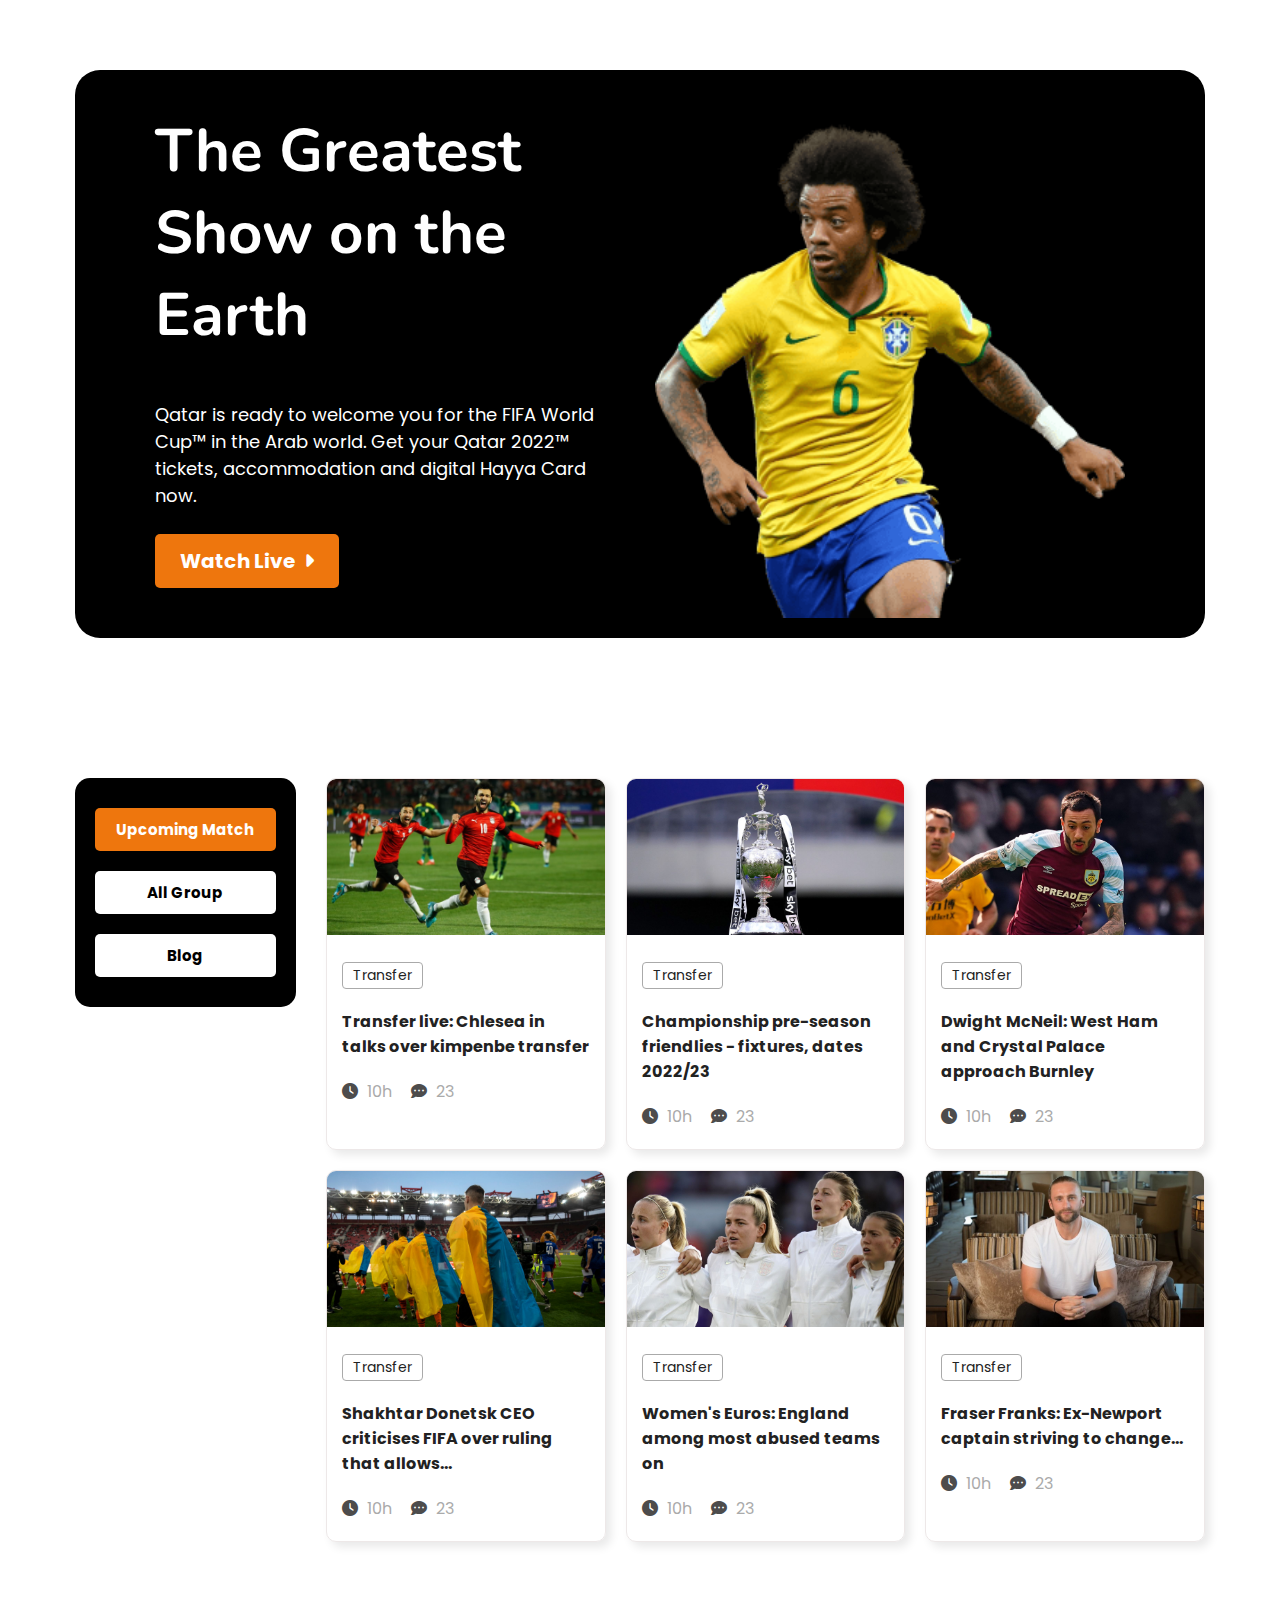
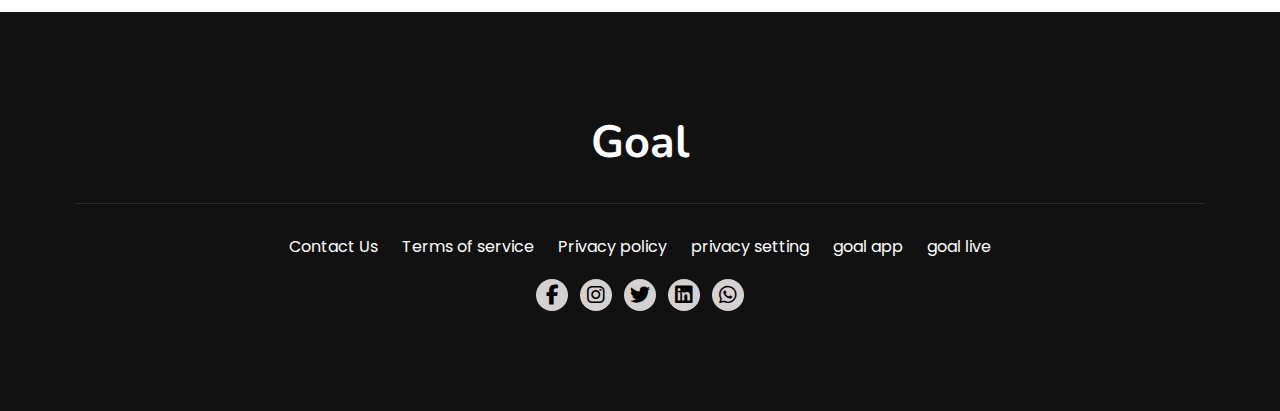
<file: index.html>
<!DOCTYPE html>
<html lang="en">

<head>
    <meta charset="UTF-8">
    <meta http-equiv="X-UA-Compatible" content="IE=edge">
    <meta name="viewport" content="width=device-width, initial-scale=1.0">
    <title>World cup</title>

    <!-- google font  -->
    <link rel="preconnect" href="https://fonts.googleapis.com">
    <link rel="preconnect" href="https://fonts.gstatic.com" crossorigin>
    <link href="https://fonts.googleapis.com/css2?family=Nunito:wght@800&family=Poppins:wght@400;500;600;700&display=swap"
        rel="stylesheet">
    <!-- font awesome cdn  -->
    <link rel="stylesheet" href="https://cdnjs.cloudflare.com/ajax/libs/font-awesome/6.1.1/css/all.min.css">

    <link rel="stylesheet" href="style.css">
</head>

<body>

    <!-- hero section -->
    <section class="hero">
        <div class="container">
            <div class="hero_content">
                <h1 class="title">The Greatest Show on the Earth</h1>
                <p>Qatar is ready to welcome you for the FIFA World Cup™ in the Arab world. Get your Qatar 2022™
                    tickets, accommodation and digital Hayya Card now.</p>
                <a href="#" class="btn">Watch Live <i class="fa-solid fa-caret-right"></i></a>
            </div>

            <div class="hero_image">
                <img src="assets/Banner Image.png" alt="hero image">
            </div>
        </div>
    </section>

    <!-- hero section -->
    <section class="bloger">
        <div class="container">
            <div class="menu">
                <a href="#" class="active">Upcoming Match</a>
                <a href="#">All Group</a>
                <a href="#">Blog</a>
            </div>

            <div class="blog_content">
                <div class="blog">
                    <div class="thumbnail">
                        <img src="assets/Blog Image.png" alt="blog image">
                    </div>
                    <div class="info">
                        <a href="#" class="transfer_btn">Transfer</a>
                        <h4>Transfer live: Chlesea in talks over kimpenbe transfer</h4>
                        <span><i class="fa-solid fa-clock"></i> 10h</span>
                        <span><i class="fa-solid fa-comment-dots"></i> 23</span>
                    </div>
                </div>
                <div class="blog">
                    <div class="thumbnail">
                        <img src="assets/blog1.jpg" alt="blog image">
                    </div>
                    <div class="info">
                        <a href="#" class="transfer_btn">Transfer</a>
                        <h4>Championship pre-season friendlies - fixtures, dates 2022/23</h4>
                        <span><i class="fa-solid fa-clock"></i> 10h</span>
                        <span><i class="fa-solid fa-comment-dots"></i> 23</span>
                    </div>
                </div>
                <div class="blog">
                    <div class="thumbnail">
                        <img src="assets/b2.jpg" alt="blog image">
                    </div>
                    <div class="info">
                        <a href="#" class="transfer_btn">Transfer</a>
                        <h4>Dwight McNeil: West Ham and Crystal Palace approach Burnley</h4>
                        <span><i class="fa-solid fa-clock"></i> 10h</span>
                        <span><i class="fa-solid fa-comment-dots"></i> 23</span>
                    </div>
                </div>
                <div class="blog">
                    <div class="thumbnail">
                        <img src="assets/b3.jpg" alt="blog image">
                    </div>
                    <div class="info">
                        <a href="#" class="transfer_btn">Transfer</a>
                        <h4>Shakhtar Donetsk CEO criticises FIFA over ruling that allows...</h4>
                        <span><i class="fa-solid fa-clock"></i> 10h</span>
                        <span><i class="fa-solid fa-comment-dots"></i> 23</span>
                    </div>
                </div>
                <div class="blog">
                    <div class="thumbnail">
                        <img src="assets/b4.jpg" alt="blog image">
                    </div>
                    <div class="info">
                        <a href="#" class="transfer_btn">Transfer</a>
                        <h4>Women's Euros: England among most abused teams on</h4>
                        <span><i class="fa-solid fa-clock"></i> 10h</span>
                        <span><i class="fa-solid fa-comment-dots"></i> 23</span>
                    </div>
                </div>
                <div class="blog">
                    <div class="thumbnail">
                        <img src="assets/skysports-fraser-franks-alcohol-change-uk_5834095.jpg" alt="blog image">
                    </div>
                    <div class="info">
                        <a href="#" class="transfer_btn">Transfer</a>
                        <h4>Fraser Franks: Ex-Newport captain striving to change...</h4>
                        <span><i class="fa-solid fa-clock"></i> 10h</span>
                        <span><i class="fa-solid fa-comment-dots"></i> 23</span>
                    </div>
                </div>
            </div>

            <div class="view_btn">
                <button>View All</button>
            </div>
        </div>
    </section>



    <!-- footer section -->

    <footer>
        <div class="container">
            <div class="top">
                <h1 class="title">Goal</h1>
            </div>
            <div class="footer_menu">
                <a href="#">Contact Us</a>
                <a href="#">Terms of service</a>
                <a href="#">Privacy policy</a>
                <a href="#">privacy setting</a>
                <a href="#">goal app</a>
                <a href="#">goal live</a>
            </div>
            <div class="footer_icon">
                <a href="#"><i class="fa-brands fa-facebook-f"></i></a>
                <a href="#"><i class="fa-brands fa-instagram"></i></a>
                <a href="#"><i class="fa-brands fa-twitter"></i></a>
                <a href="#"><i class="fa-brands fa-linkedin"></i></a>
                <a href="#"><i class="fa-brands fa-whatsapp"></i></a>
            </div>
        </div>
    </footer>


</body>

</html>
</file>
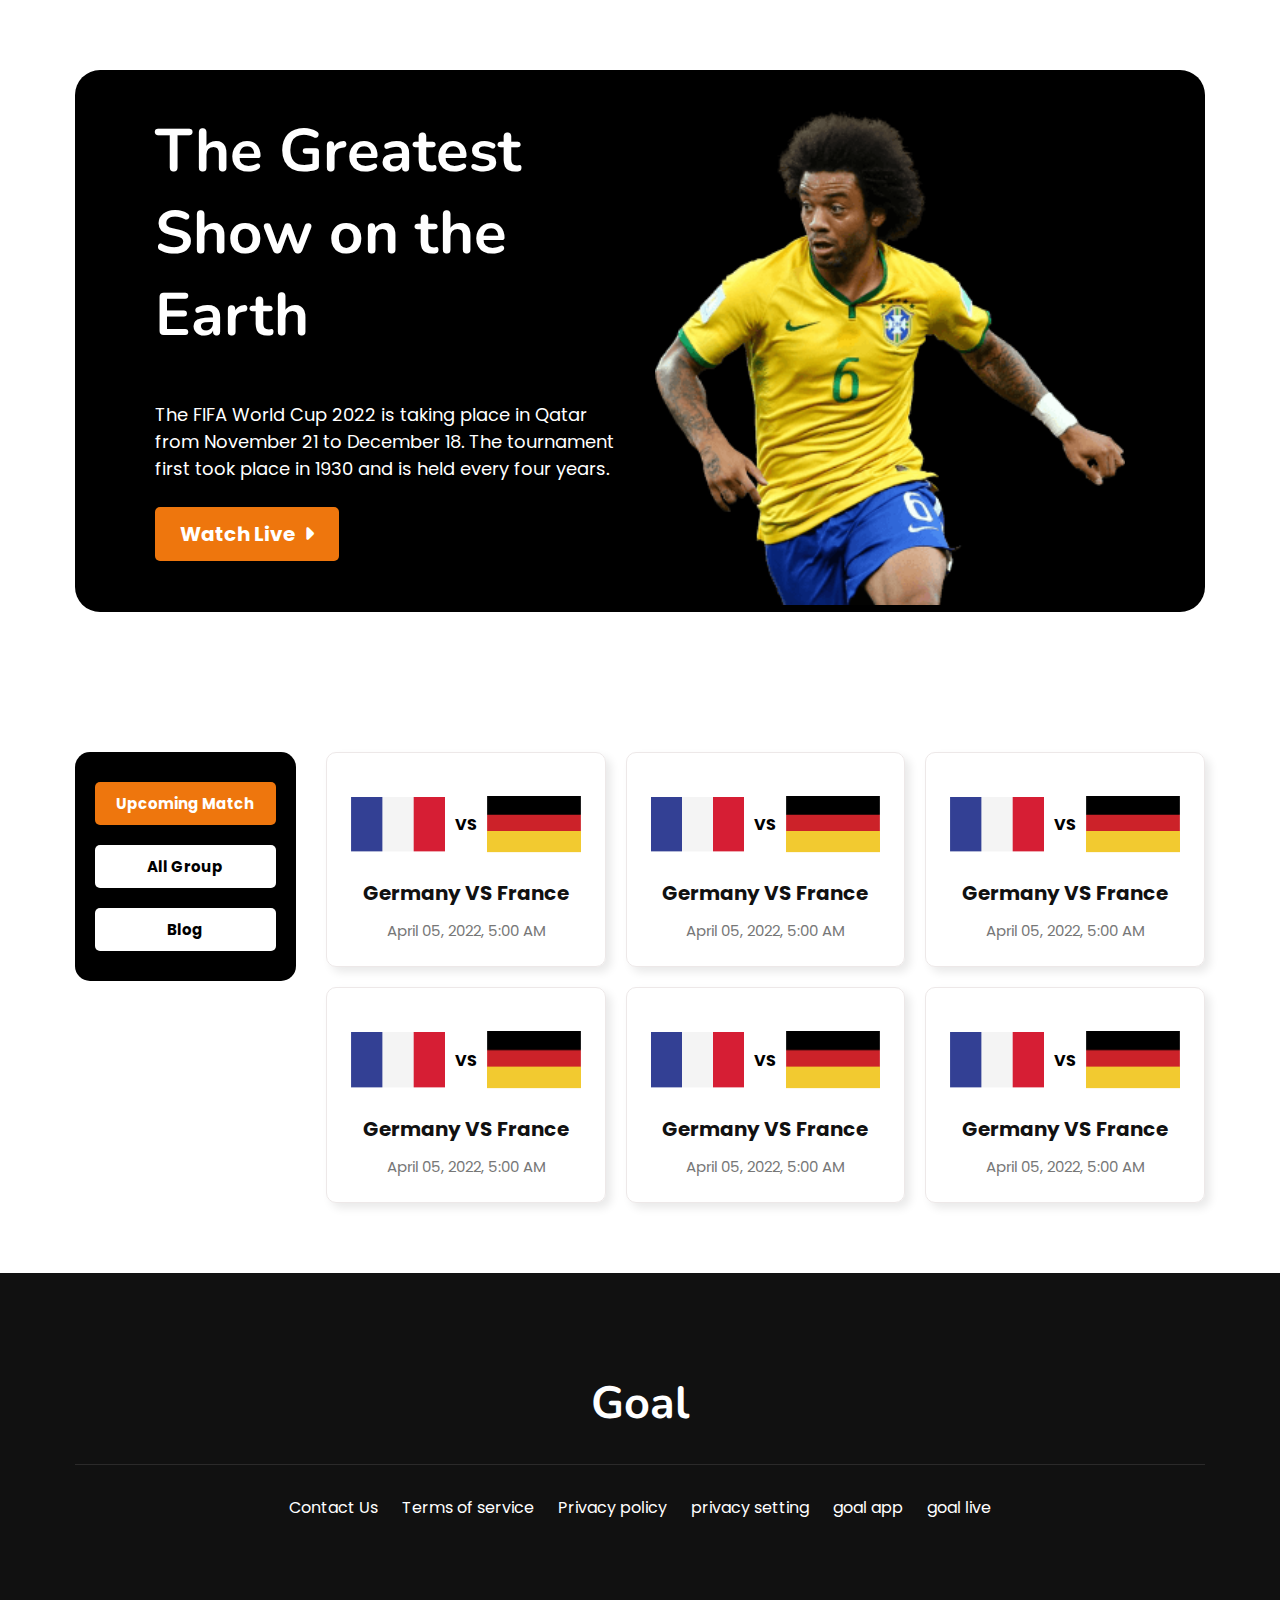
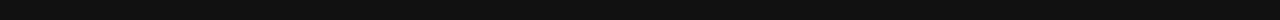
<file: upcoming_match.html>
<!DOCTYPE html>
<html lang="en">

<head>
    <meta charset="UTF-8">
    <meta http-equiv="X-UA-Compatible" content="IE=edge">
    <meta name="viewport" content="width=device-width, initial-scale=1.0">
    <title>World cup</title>

    <!-- google font  -->
    <link rel="preconnect" href="https://fonts.googleapis.com">
    <link rel="preconnect" href="https://fonts.gstatic.com" crossorigin>
    <link href="https://fonts.googleapis.com/css2?family=Nunito:wght@800&family=Poppins:wght@400;500;600;700&display=swap"
        rel="stylesheet">
    <!-- font awesome cdn  -->
    <link rel="stylesheet" href="https://cdnjs.cloudflare.com/ajax/libs/font-awesome/6.1.1/css/all.min.css">

    <link rel="stylesheet" href="style.css">
</head>

<body>
    <!-- hero section -->
    <section class="hero">
        <div class="container">
            <div class="hero_content">
                <h1 class="title">The Greatest Show on the Earth</h1>
                <p>The FIFA World Cup 2022 is taking place in Qatar from November 21 to December 18. The tournament
                    first took place in 1930 and is held every four years.</p>
                <a href="#" class="btn">Watch Live <i class="fa-solid fa-caret-right"></i></a>
            </div>

            <div class="hero_image">
                <img src="assets/Banner Image.png" alt="hero image">
            </div>
        </div>
    </section>

    <!-- hero section  -->
    <section class="bloger">
        <div class="container">
            <div class="menu">
                <a href="#" class="active">Upcoming Match</a>
                <a href="#">All Group</a>
                <a href="#">Blog</a>
            </div>

            <div class="blog_content match_info">
                <div class="blog box">
                    <div class="match_thumbnail">
                        <img src="assets/Flag.png" alt="image">
                        <span>VS</span>
                        <img src="assets/germany Flag.png" alt="image">
                    </div>
                    <div class="match_info">
                        <h4>Germany VS France</h4>
                        <span>April 05, 2022, 5:00 AM</span>
                    </div>
                </div>
                <div class="blog box">
                    <div class="match_thumbnail">
                        <img src="assets/Flag.png" alt="image">
                        <span>VS</span>
                        <img src="assets/germany Flag.png" alt="image">
                    </div>
                    <div class="match_info">
                        <h4>Germany VS France</h4>
                        <span>April 05, 2022, 5:00 AM</span>
                    </div>
                </div>
                <div class="blog box">
                    <div class="match_thumbnail">
                        <img src="assets/Flag.png" alt="image">
                        <span>VS</span>
                        <img src="assets/germany Flag.png" alt="image">
                    </div>
                    <div class="match_info">
                        <h4>Germany VS France</h4>
                        <span>April 05, 2022, 5:00 AM</span>
                    </div>
                </div>
                <div class="blog box">
                    <div class="match_thumbnail">
                        <img src="assets/Flag.png" alt="image">
                        <span>VS</span>
                        <img src="assets/germany Flag.png" alt="image">
                    </div>
                    <div class="match_info">
                        <h4>Germany VS France</h4>
                        <span>April 05, 2022, 5:00 AM</span>
                    </div>
                </div>
                <div class="blog box">
                    <div class="match_thumbnail">
                        <img src="assets/Flag.png" alt="image">
                        <span>VS</span>
                        <img src="assets/germany Flag.png" alt="image">
                    </div>
                    <div class="match_info">
                        <h4>Germany VS France</h4>
                        <span>April 05, 2022, 5:00 AM</span>
                    </div>
                </div>
                <div class="blog box">
                    <div class="match_thumbnail">
                        <img src="assets/Flag.png" alt="image">
                        <span>VS</span>
                        <img src="assets/germany Flag.png" alt="image">
                    </div>
                    <div class="match_info">
                        <h4>Germany VS France</h4>
                        <span>April 05, 2022, 5:00 AM</span>
                    </div>
                </div>
            </div>

            <div class="view_btn">
                <button>View All</button>
            </div>
        </div>
    </section>


    <!-- footer section -->

    <footer>
        <div class="container">
            <div class="top">
                <h1 class="title">Goal</h1>
            </div>
            <div class="footer_menu">
                <a href="#">Contact Us</a>
                <a href="#">Terms of service</a>
                <a href="#">Privacy policy</a>
                <a href="#">privacy setting</a>
                <a href="#">goal app</a>
                <a href="#">goal live</a>
            </div>
        </div>
    </footer>


</body>

</html>
</file>
<file: style.css>
* {
    margin: 0;
    padding: 0;
    box-sizing: border-box;
    font-family: 'Poppins', sans-serif;
}

/* default style */
.container {
    width: 1130px;
    margin: auto;
}
.title {
    font-family: 'Nunito', sans-serif;
    font-size: 45px;
    color: #ee760d;
    margin-bottom: 20px;
}
section {
    padding: 70px 0;
}
img {
    width: 100%;
}



/* hero section */
.hero .container{
    display: flex;
    justify-content: center;
    align-items: center;
    padding: 40px 80px 0;
    gap: 30px;
    background-color: #000;
    border-radius: 25px;
}
.hero_content, .hero_image {
    flex: 1;
}
.hero_image img{
    animation: animate2 2s linear infinite;
}
@keyframes animate2 {
    0% {
        transform: translateY(0px);
    }
    50% {
        transform: translateY(-12px);
    }
    100% {
        transform: translateY(0px);
    }
}
.hero .hero_content h1{
    color: #fff;
    font-weight: bold;
    font-size: 60px;
}
.hero_content p {
    color: #fff;
    font-size: 18px;
    padding: 25px 0;
}
.hero_content a {
    text-decoration: none;
    font-weight: bold;
    color: #fff;
    font-size: 20px;
    border-radius: 5px;
    background-color: #ee760d;
    padding: 12px 25px;
    margin-bottom: 50px;
    display: inline-block;
}
.hero_content a i {
    margin-left: 5px;
    transition: .4s;
}

/* blog section  */
.bloger .container {
    display: flex;
    gap: 30px;
    align-items: flex-start;
}
.menu {
    flex-basis: 20%;
    background: #000;
    border-radius: 15px;
    padding: 30px 20px 10px;
}
.menu .active {
    background-color: #ee760d;
    color: #fff;
}
.menu a {
    font-size: 15px;
    text-transform: capitalize;
    font-weight: bold;
    color: #000;
    background-color: #fff;
    text-decoration: none;
    text-align: center;
    border-radius: 5px;
    margin-bottom: 20px;
    padding: 10px 20px;
    display: block;
}
.blog_content {
    display: grid;
    grid-template-columns:  repeat(3, 1fr);
    flex-basis: 80%;
    grid-gap: 20px;
}
.blog {
    border: 1px solid #ede8e8;
    border-radius: 10px;
    overflow: hidden;
    box-shadow: 5px 5px 10px rgba(0, 0, 0, 0.092);
}
.blog .info {
    padding: 20px 15px;
}
.blog .info .transfer_btn {
    display: inline-block;
    padding: 2px 10px;
    border: 1px solid #aaa;
    font-size: 14px;
    border-radius: 4px;
    text-decoration: none;
    color: #222;
}
.blog .info h4 {
    color: #222;
    margin: 20px 0;
}
.blog .info span {
    margin-right: 15px;
    color: #aaa;
}
.blog .info span i {
    color: #4d4c4c;
    margin-right: 5px;
}
.view_btn {
    display: none;
}


/* footer section  */
footer {
    background-color: #111;
    text-align: center;
    padding: 100px 0;
}
footer .top h1 {
    color: #fff;
    font-weight: bold;
    border-bottom: 1px solid #2b2a2a;
    padding-bottom: 30px;
    margin-bottom: 30px;
}
.footer_menu a{
    color: #fff;
    font-size: 16px;
    text-decoration: none;
    padding: 0 10px;
    white-space: nowrap;
}
.footer_menu a:hover {
    color: #ee760d;
}
.footer_icon {
    margin-top: 20px;
}
.footer_icon a i {
    color: #000;
    font-size: 20px;
    height: 32px;
    width: 32px;
    text-align: center;
    line-height: 32px;
    border-radius: 40px;
    margin: 0 4px;
    background-color: #d5d1d1;
}
.footer_icon a i:hover {
    background-color: #ee760d;
    color: #fff;
}



/* upcoming match */
.bloger .box {
    padding: 23px;
}
.bloger .box .match_thumbnail {
    display: flex;
    justify-content: space-between;
    align-items: center;
    gap: 10px;
    margin: 20px 0;
}
.bloger .box .match_thumbnail span {
    font-weight: bold;
}
.bloger .box .match_info {
    text-align: center;
}
.bloger .box .match_info h4 {
    font-size: 20px;
    color: #111;
    margin-bottom: 10px;
    margin-top: 25px;
}
.bloger .box .match_info span {
    color: #777;
    font-size: 15px;
}


/* media query */
@media screen and (max-width: 1140px) {
    .container {
        width: 688px;
    }
    .hero .container {
        padding: 40px 30px 0;
    }
    .hero_content h1 {
        font-size: 35px !important;
    }
    .hero_content p {
        font-size: 13px !important;
    }

    .bloger .container {
        flex-wrap: wrap;
    }
    .bloger .menu {
        flex-basis: 100%;
        display: flex;
        gap: 20px;
        background-color: #fff;
    }
    .bloger .menu a {
        display: inline-block;
        flex: 1;
        border: 1px solid #d5d1d1;
    }
    .bloger .blog_content {
        flex-basis: 100%;
        grid-template-columns: repeat(2, 1fr);
    }
    .view_btn {
        display: block;
        text-align: center;
        flex-basis: 100%;
        margin-top: 30px;
    }
    .view_btn button {
        padding: 10px 20px;
        border-radius: 5px;
        color: #fff;
        background: #ee760d;
        font-weight: bold;
        border:  none;
        cursor: pointer;
    }
    .view_btn button:hover {
        background-color: orange;
    }
    .footer_menu a {
        margin-top: 15px;
        display: inline-block;
    }
    
}

@media screen and (max-width:688px) {
    section {
        padding: 40px 10px;
    }
    .container {
        width: 100%;
    }
    .hero .container {
        flex-direction: column;
        text-align: center;
    }
    .hero .container p {
        padding: 0 0 15px;
    }
    .bloger .menu {
        flex-direction: column;
        align-items: center;
        gap: 0;
    }
    .bloger .blog_content {
        grid-template-columns: 1fr;
    }
    .view_btn {
        display: none;
    }

    footer .menu a {
        display: block !important;
    }
}
</file>
